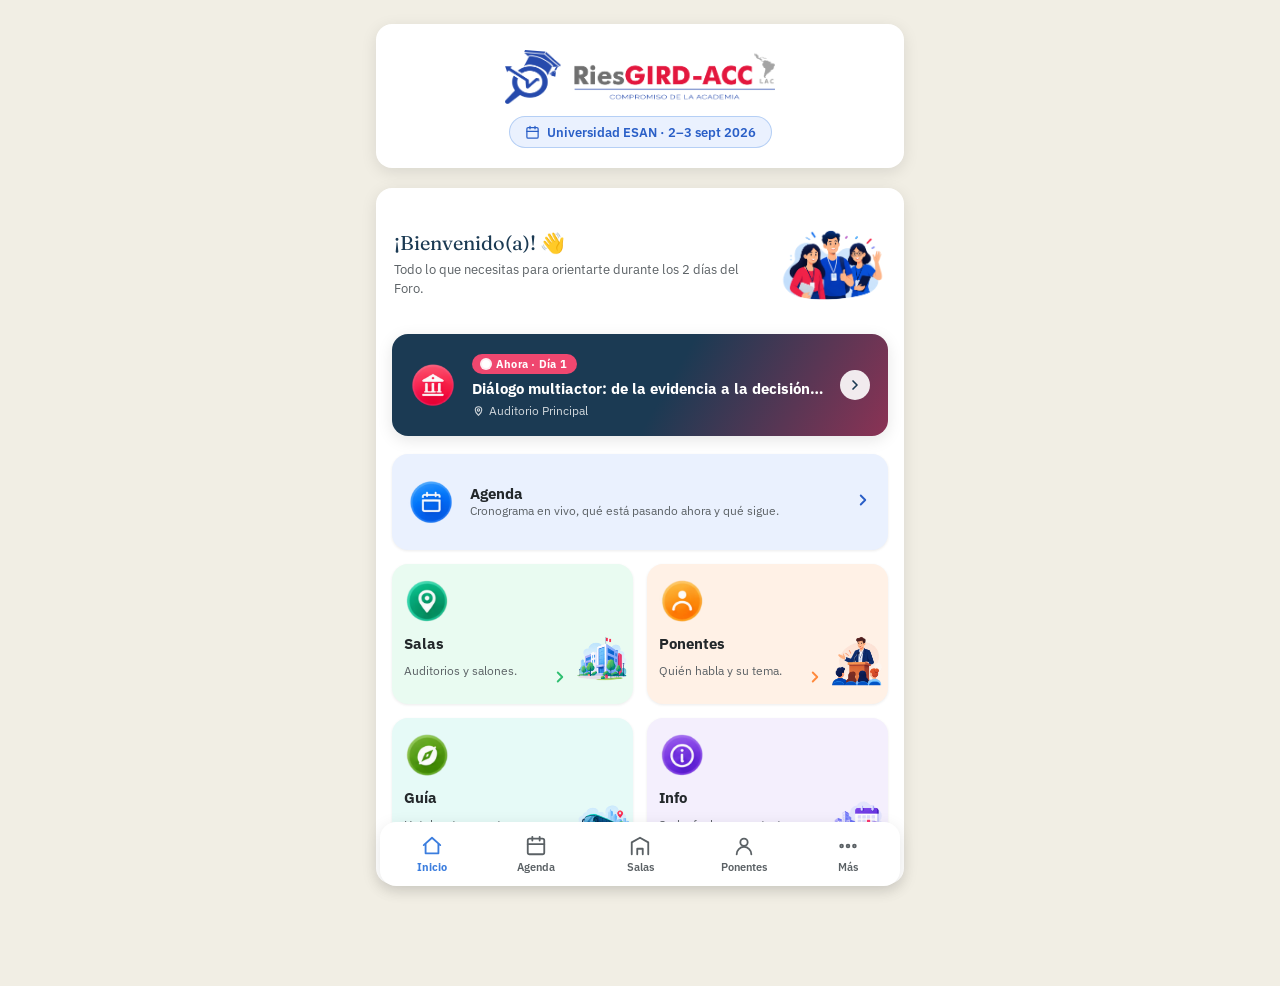
<file: index.html>
<!DOCTYPE html>
<html lang="es">
<head>
  <meta charset="UTF-8" />
  <meta name="viewport" content="width=device-width, initial-scale=1, viewport-fit=cover" />
  <title>Inicio — Foro RiesGIRD-ACC LAC 2026</title>
  <meta name="description" content="Orientación del asistente durante el Foro Internacional 2026 de la Red RiesGIRD-ACC LAC" />
  <meta name="theme-color" content="#1B3A53" />
  <link rel="manifest" href="manifest.json" />
  <link rel="preconnect" href="https://fonts.googleapis.com" />
  <link rel="preconnect" href="https://fonts.gstatic.com" crossorigin />
  <link href="https://fonts.googleapis.com/css2?family=Fraunces:wght@500;600&family=IBM+Plex+Sans:wght@400;500;600;700&family=IBM+Plex+Mono:wght@500;600&display=swap" rel="stylesheet" />
  <link rel="stylesheet" href="css/styles.css" />
</head>
<body data-page="inicio">
  <div class="page-topo-bg" aria-hidden="true"></div>
  <div class="app-shell">
    <header class="app-header">
      <div class="header-vivid">
        <img class="header-home-logo" src="assets/logo-color.png" alt="Foro Internacional RiesGIRD-ACC LAC — Compromiso de la Academia" />
        <div class="header-date-pill">
          <svg viewBox="0 0 24 24" fill="none" stroke="currentColor" stroke-width="2" stroke-linecap="round" stroke-linejoin="round"><rect x="3" y="4" width="18" height="17" rx="2"/><path d="M8 2v4M16 2v4M3 10h18"/></svg>
          Universidad ESAN · 2–3 sept 2026
        </div>
      </div>
    </header>

    <main class="home-sheet">
      <div class="home-intro">
        <div class="home-intro-text">
          <div class="home-intro-title">¡Bienvenido(a)! 👋</div>
          <div class="home-intro-sub">Todo lo que necesitas para orientarte durante los 2 días del Foro.</div>
        </div>
        <img class="home-intro-illustration" src="assets/illustrations/people-welcome.png" alt="" aria-hidden="true" />
      </div>

      <div id="home-ahora-mount"></div>

      <div class="home-grid">
        <a class="home-card featured" href="agenda.html">
          <img class="home-card-icon" src="assets/icons/icon-agenda.png" alt="" aria-hidden="true" />
          <div>
            <div class="home-card-title">Agenda</div>
            <div class="home-card-desc">Cronograma en vivo, qué está pasando ahora y qué sigue.</div>
          </div>
          <div class="home-card-arrow"><svg viewBox="0 0 24 24" fill="none" stroke="currentColor" stroke-width="2.5" stroke-linecap="round" stroke-linejoin="round"><path d="M9 18l6-6-6-6"/></svg></div>
        </a>

        <a class="home-card home-card--salas" href="salas.html">
          <div class="home-card-content">
            <img class="home-card-icon" src="assets/icons/icon-salas.png" alt="" aria-hidden="true" />
            <div class="home-card-title">Salas</div>
            <div class="home-card-desc">Auditorios y salones.</div>
            <div class="home-card-arrow"><svg viewBox="0 0 24 24" fill="none" stroke="currentColor" stroke-width="2.5" stroke-linecap="round" stroke-linejoin="round"><path d="M9 18l6-6-6-6"/></svg></div>
          </div>
          <img class="home-card-illustration" src="assets/illustrations/building-salas.png" alt="" aria-hidden="true" />
        </a>

        <a class="home-card home-card--ponentes" href="ponentes.html">
          <div class="home-card-content">
            <img class="home-card-icon" src="assets/icons/icon-ponentes.png" alt="" aria-hidden="true" />
            <div class="home-card-title">Ponentes</div>
            <div class="home-card-desc">Quién habla y su tema.</div>
            <div class="home-card-arrow"><svg viewBox="0 0 24 24" fill="none" stroke="currentColor" stroke-width="2.5" stroke-linecap="round" stroke-linejoin="round"><path d="M9 18l6-6-6-6"/></svg></div>
          </div>
          <img class="home-card-illustration" src="assets/illustrations/podium-ponentes.png" alt="" aria-hidden="true" />
        </a>

        <a class="home-card home-card--guia" href="guia.html">
          <div class="home-card-content">
            <img class="home-card-icon" src="assets/icons/icon-guia.png" alt="" aria-hidden="true" />
            <div class="home-card-title">Guía</div>
            <div class="home-card-desc">Hoteles, transporte y emergencias.</div>
            <div class="home-card-arrow"><svg viewBox="0 0 24 24" fill="none" stroke="currentColor" stroke-width="2.5" stroke-linecap="round" stroke-linejoin="round"><path d="M9 18l6-6-6-6"/></svg></div>
          </div>
          <img class="home-card-illustration" src="assets/illustrations/bus-guia.png" alt="" aria-hidden="true" />
        </a>

        <a class="home-card home-card--info" href="info.html">
          <div class="home-card-content">
            <img class="home-card-icon" src="assets/icons/icon-info.png" alt="" aria-hidden="true" />
            <div class="home-card-title">Info</div>
            <div class="home-card-desc">Sede, fechas y contacto.</div>
            <div class="home-card-arrow"><svg viewBox="0 0 24 24" fill="none" stroke="currentColor" stroke-width="2.5" stroke-linecap="round" stroke-linejoin="round"><path d="M9 18l6-6-6-6"/></svg></div>
          </div>
          <img class="home-card-illustration" src="assets/illustrations/calendar-info.png" alt="" aria-hidden="true" />
        </a>
      </div>
    </main>
  </div>

  <div id="tab-bar-mount"></div>

  <script src="js/mock-data.js"></script>
  <script src="js/now-next.js"></script>
  <script src="js/home.js"></script>
  <script src="js/nav.js"></script>
</body>
</html>
</file>
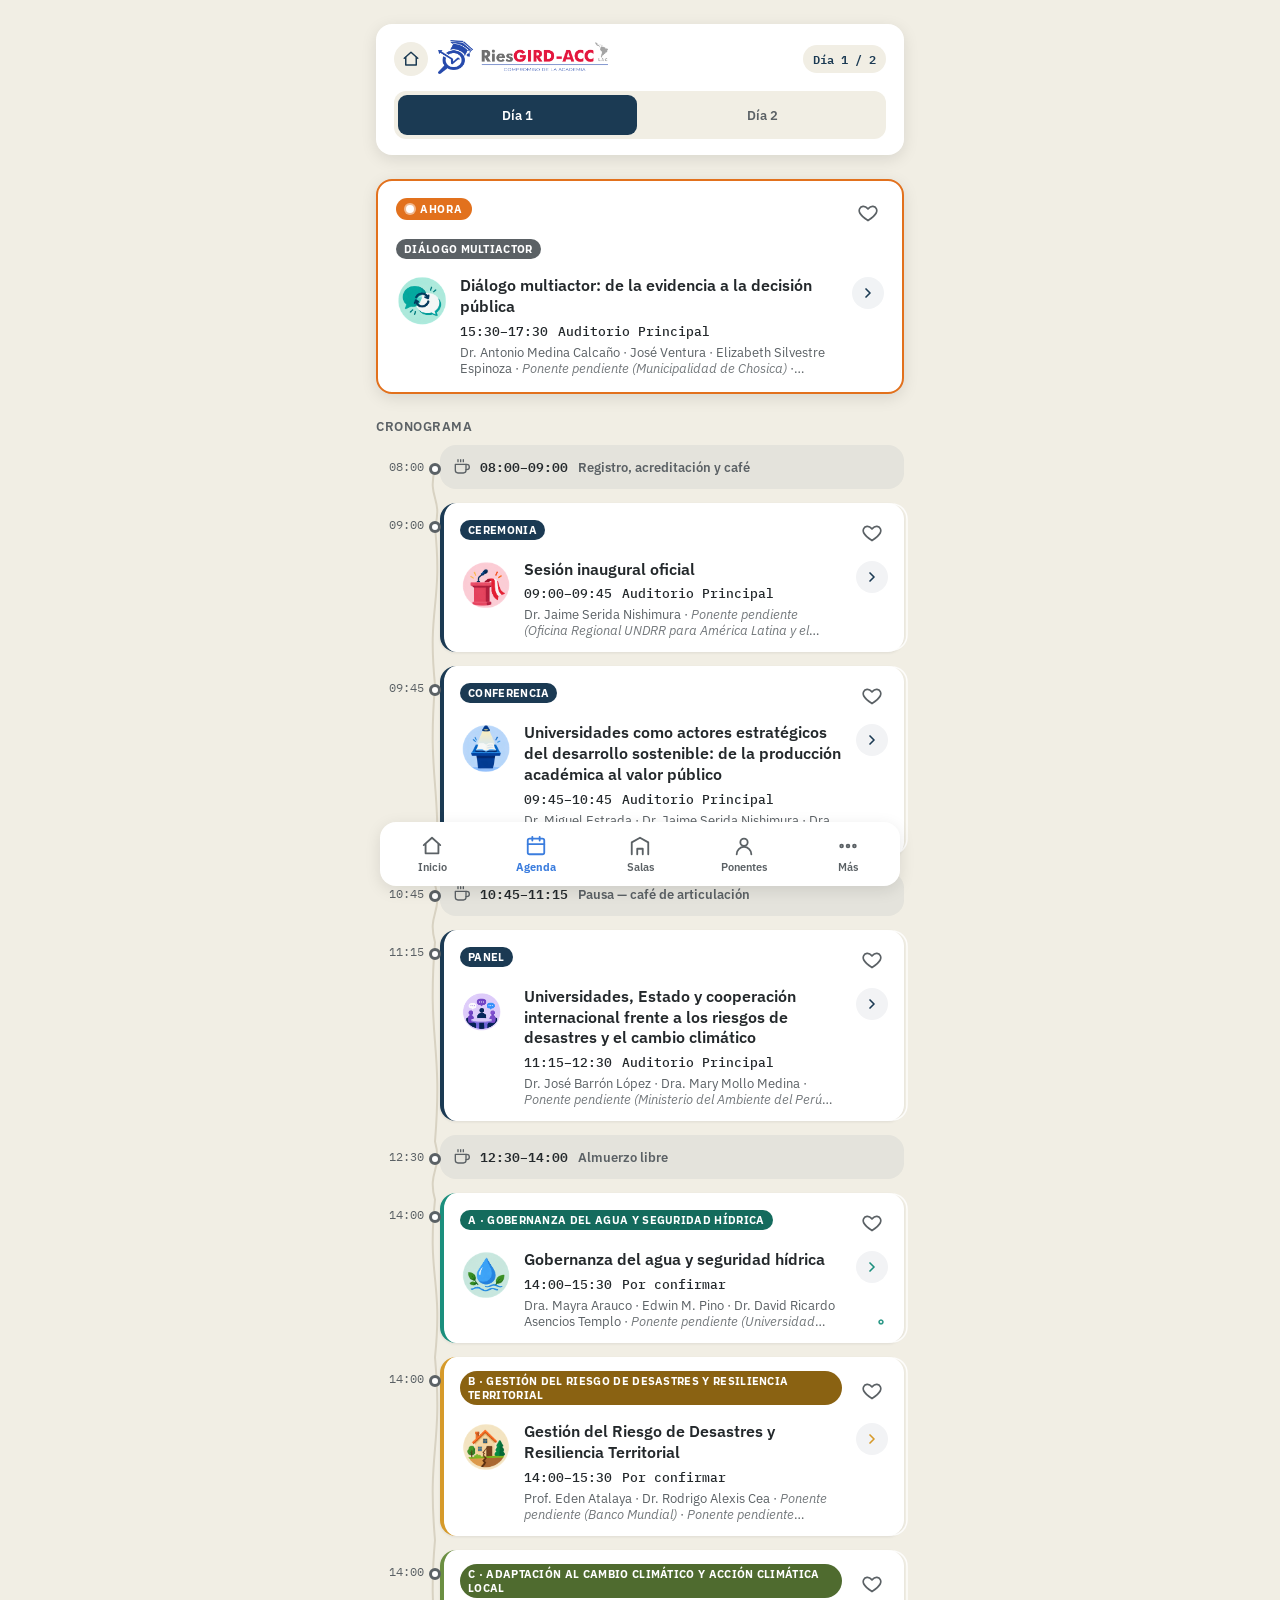
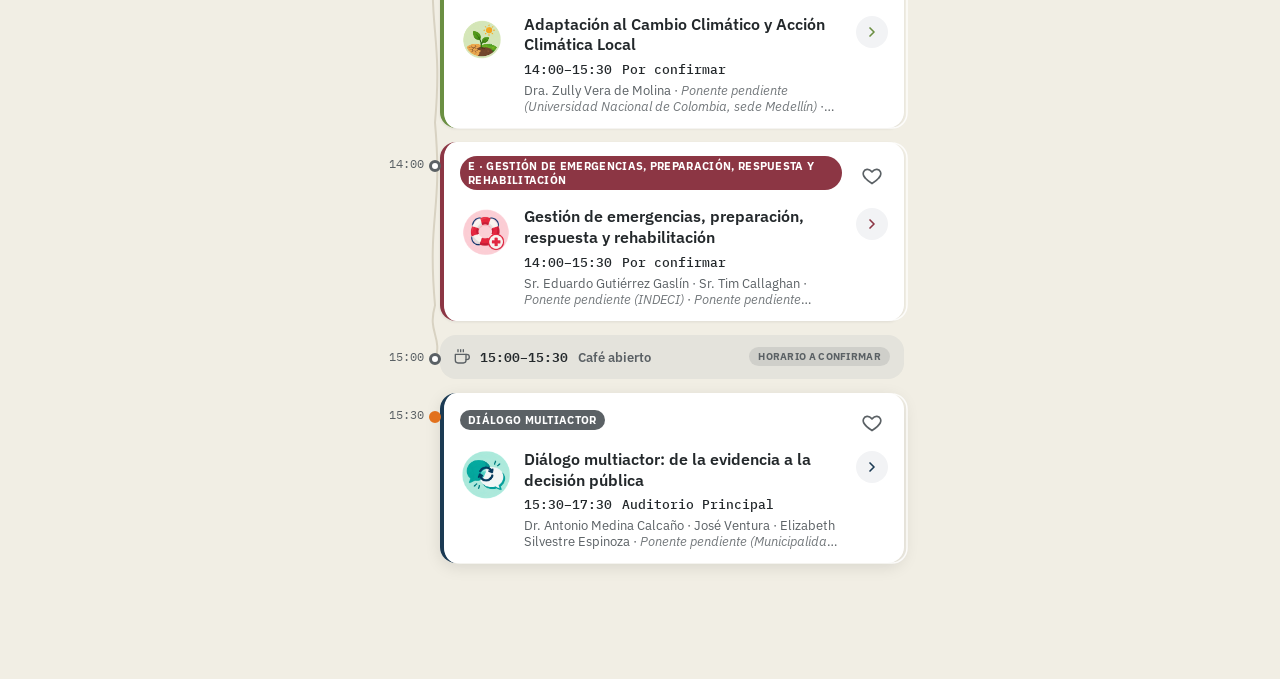
<file: agenda.html>
<!DOCTYPE html>
<html lang="es">
<head>
  <meta charset="UTF-8" />
  <meta name="viewport" content="width=device-width, initial-scale=1, viewport-fit=cover" />
  <title>Agenda — Foro RiesGIRD-ACC LAC 2026</title>
  <meta name="description" content="Cronograma en vivo del Foro Internacional 2026 de la Red RiesGIRD-ACC LAC — Gestión Integral del Riesgo de Desastres y Adaptación al Cambio Climático" />
  <meta name="theme-color" content="#1B3A53" />
  <link rel="manifest" href="manifest.json" />
  <link rel="preconnect" href="https://fonts.googleapis.com" />
  <link rel="preconnect" href="https://fonts.gstatic.com" crossorigin />
  <link href="https://fonts.googleapis.com/css2?family=Fraunces:wght@500;600&family=IBM+Plex+Sans:wght@400;500;600;700&family=IBM+Plex+Mono:wght@500;600&display=swap" rel="stylesheet" />
  <link rel="stylesheet" href="css/styles.css" />
</head>
<body data-page="agenda">
  <div class="page-topo-bg" aria-hidden="true"></div>
  <div class="app-shell">
    <header class="app-header">
      <div class="header-card">
        <div class="header-top">
          <a class="header-brand" href="index.html">
            <span class="header-back-icon"><svg viewBox="0 0 24 24" fill="none" stroke="currentColor" stroke-width="2" stroke-linecap="round" stroke-linejoin="round"><path d="M3 11l9-8 9 8"/><path d="M5 10v10h14V10"/></svg></span>
            <img class="header-brand-logo" src="assets/logo-color.png" alt="Foro RiesGIRD-ACC LAC" />
          </a>
          <div class="day-pill" id="day-pill">Día 1 / 2</div>
        </div>
        <div class="day-tabs" id="day-tabs-mount"></div>
      </div>
    </header>

    <main>
      <div class="now-block" id="now-next-mount"></div>

      <h2 class="section-label">Cronograma</h2>
      <div id="timeline-mount"></div>
    </main>
  </div>

  <div id="tab-bar-mount"></div>

  <script src="js/mock-data.js"></script>
  <script src="js/favorites.js"></script>
  <script src="js/now-next.js"></script>
  <script src="js/agenda.js"></script>
  <script src="js/nav.js"></script>
</body>
</html>
</file>
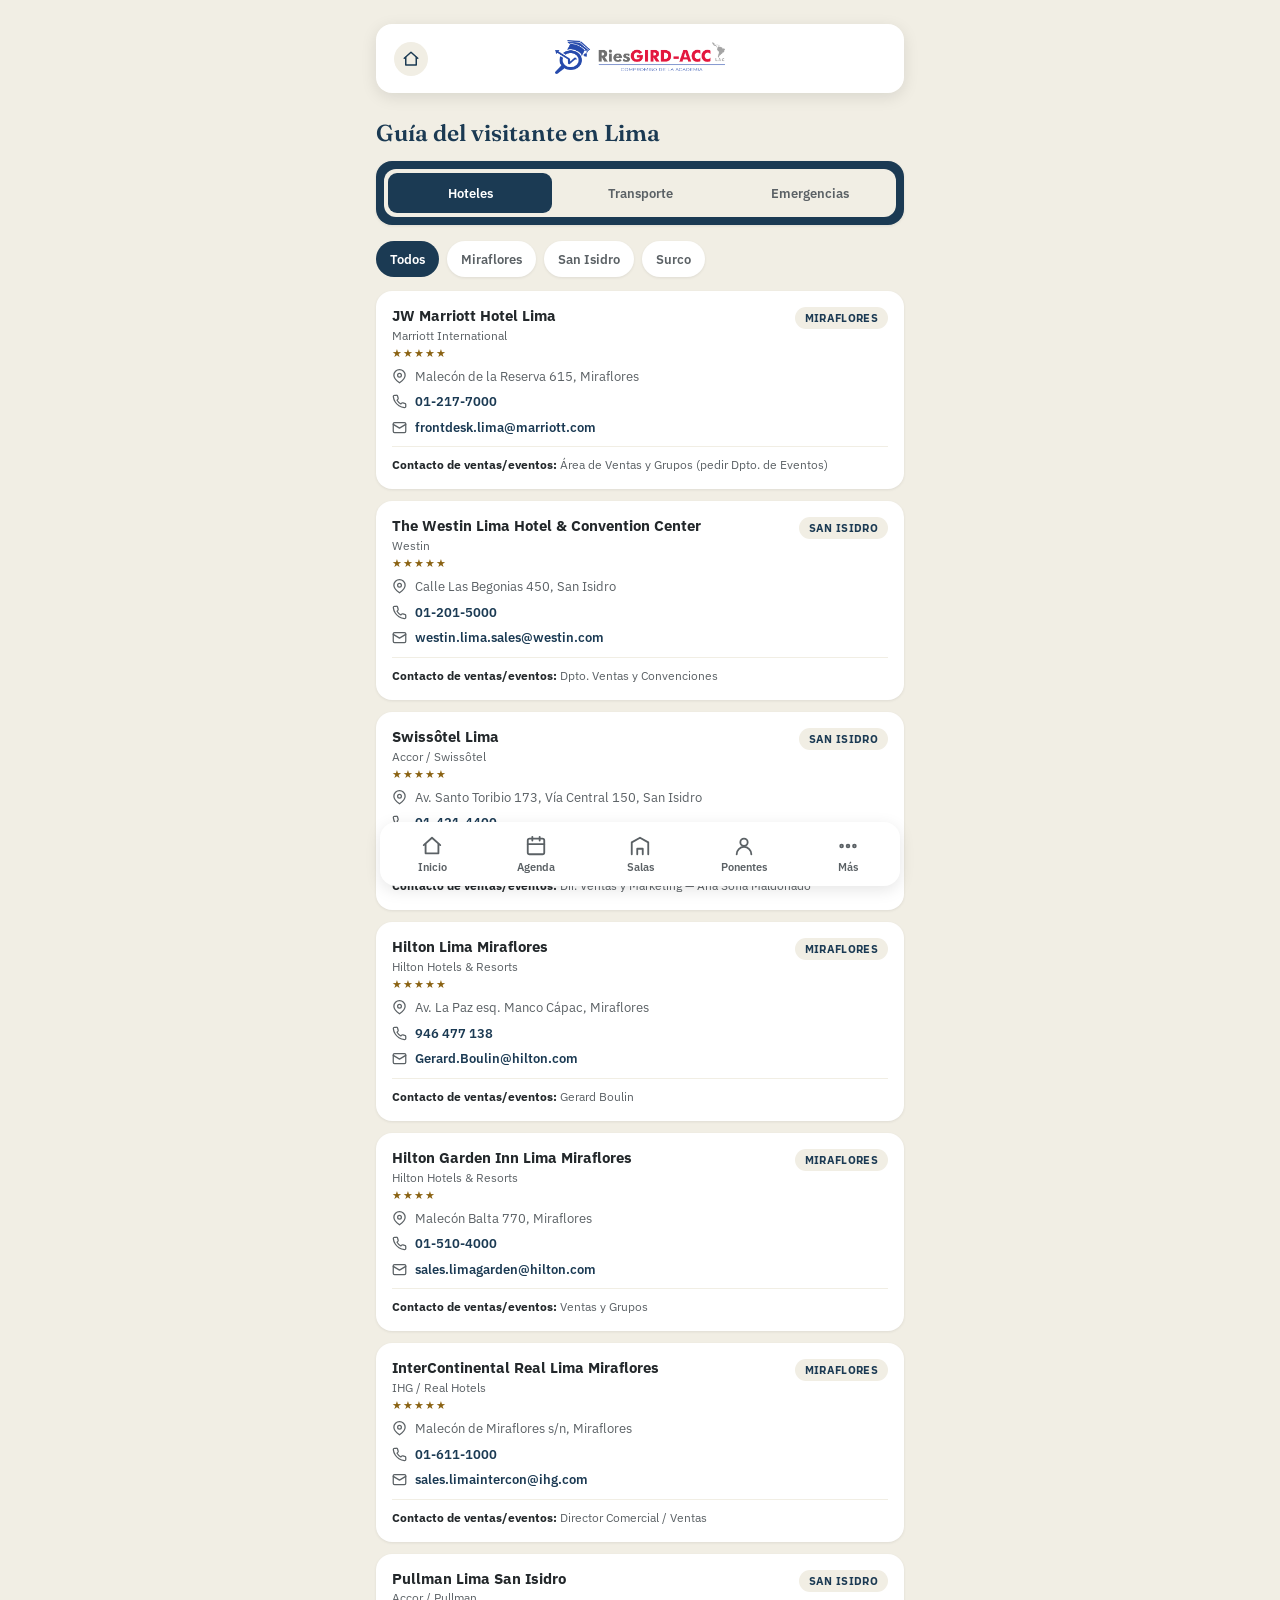
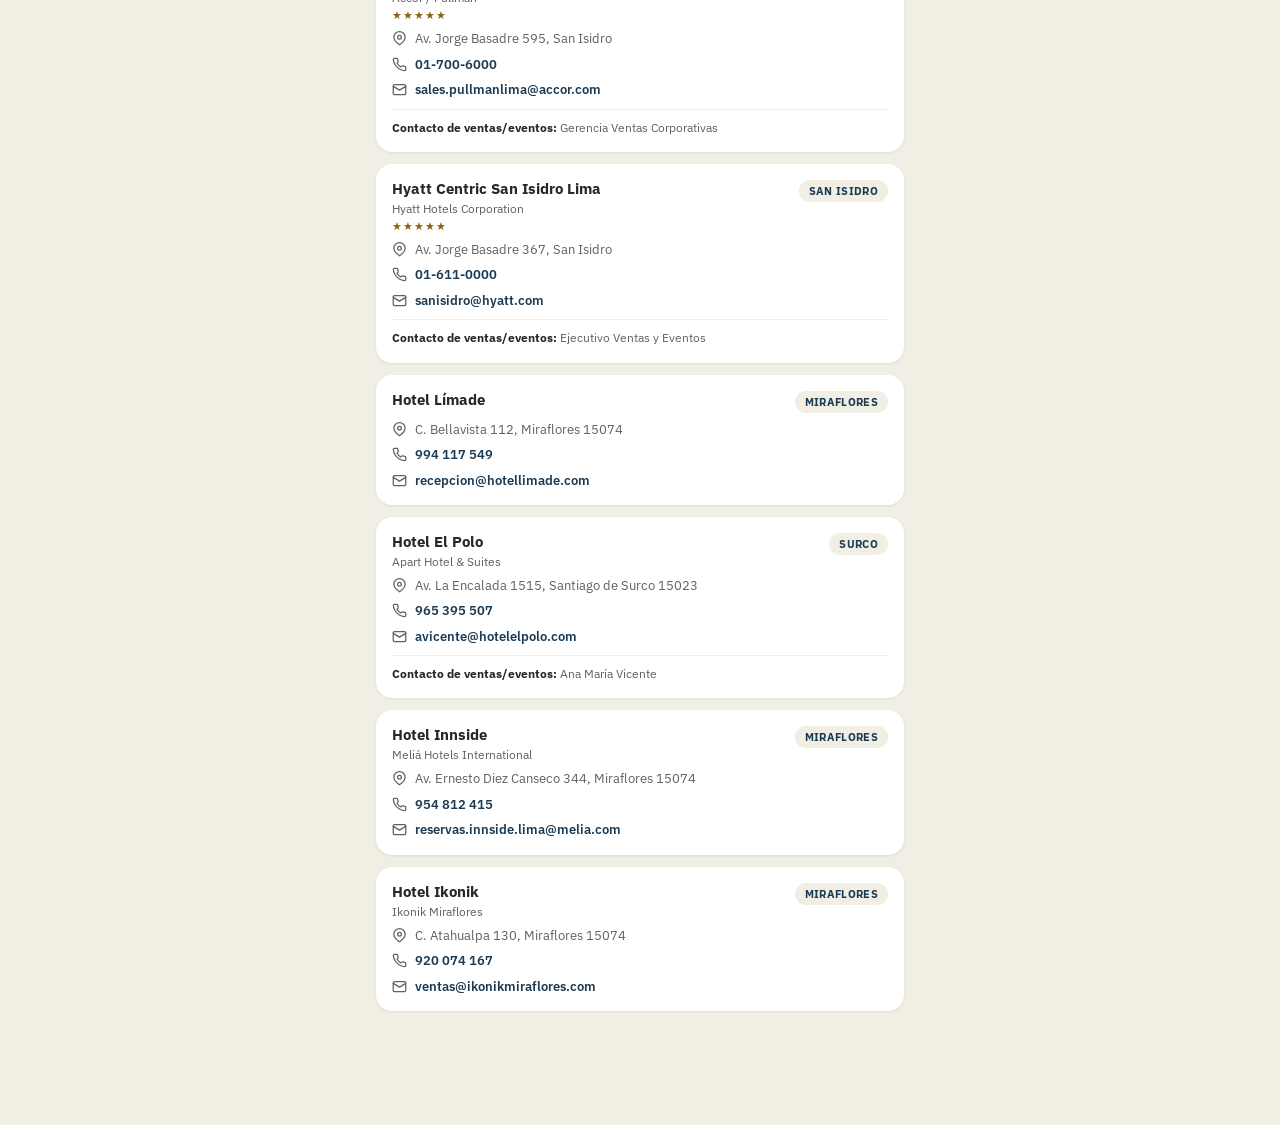
<file: guia.html>
<!DOCTYPE html>
<html lang="es">
<head>
  <meta charset="UTF-8" />
  <meta name="viewport" content="width=device-width, initial-scale=1, viewport-fit=cover" />
  <title>Guía del visitante — Foro RiesGIRD-ACC LAC 2026</title>
  <meta name="description" content="Hoteles, transporte y emergencias para el visitante en Lima" />
  <meta name="theme-color" content="#1B3A53" />
  <link rel="manifest" href="manifest.json" />
  <link rel="preconnect" href="https://fonts.googleapis.com" />
  <link rel="preconnect" href="https://fonts.gstatic.com" crossorigin />
  <link href="https://fonts.googleapis.com/css2?family=Fraunces:wght@500;600&family=IBM+Plex+Sans:wght@400;500;600;700&family=IBM+Plex+Mono:wght@500;600&display=swap" rel="stylesheet" />
  <link rel="stylesheet" href="css/styles.css" />
</head>
<body data-page="guia">
  <div class="page-topo-bg" aria-hidden="true"></div>
  <div class="app-shell">
    <header class="app-header">
      <div class="header-card">
        <div class="header-top header-top--center">
          <a class="header-back-btn" href="index.html" aria-label="Volver a Inicio">
            <span class="header-back-icon"><svg viewBox="0 0 24 24" fill="none" stroke="currentColor" stroke-width="2" stroke-linecap="round" stroke-linejoin="round"><path d="M3 11l9-8 9 8"/><path d="M5 10v10h14V10"/></svg></span>
          </a>
          <a class="header-logo-center" href="index.html">
            <img class="header-brand-logo" src="assets/logo-color.png" alt="Foro RiesGIRD-ACC LAC" />
          </a>
          <span class="header-top-spacer" aria-hidden="true"></span>
        </div>
      </div>
    </header>

    <main>
      <h1 class="page-title">Guía del visitante en Lima</h1>

      <div class="day-tabs-card">
        <div class="day-tabs" id="guia-tabs-mount"></div>
      </div>

      <div id="guia-content-mount" style="margin-top:16px;"></div>
    </main>
  </div>

  <div id="tab-bar-mount"></div>

  <script src="js/mock-data.js"></script>
  <script src="js/guia.js"></script>
  <script src="js/nav.js"></script>
</body>
</html>
</file>
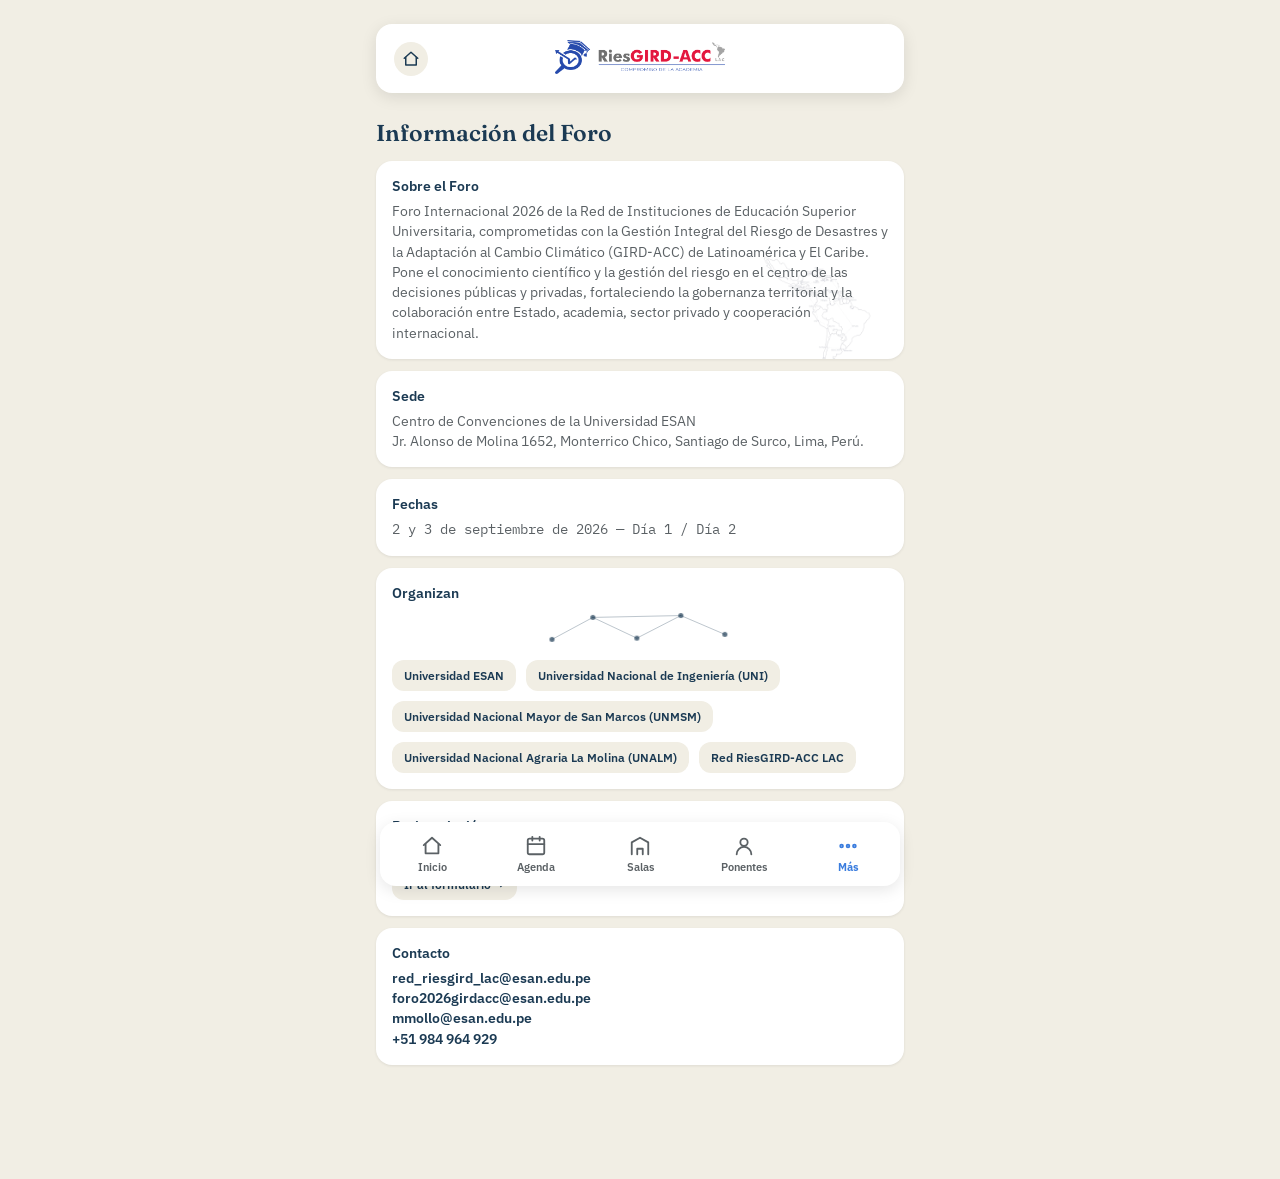
<file: info.html>
<!DOCTYPE html>
<html lang="es">
<head>
  <meta charset="UTF-8" />
  <meta name="viewport" content="width=device-width, initial-scale=1, viewport-fit=cover" />
  <title>Info — Foro RiesGIRD-ACC LAC 2026</title>
  <meta name="theme-color" content="#1B3A53" />
  <link rel="manifest" href="manifest.json" />
  <link rel="preconnect" href="https://fonts.googleapis.com" />
  <link rel="preconnect" href="https://fonts.gstatic.com" crossorigin />
  <link href="https://fonts.googleapis.com/css2?family=Fraunces:wght@500;600&family=IBM+Plex+Sans:wght@400;500;600;700&family=IBM+Plex+Mono:wght@500;600&display=swap" rel="stylesheet" />
  <link rel="stylesheet" href="css/styles.css" />
</head>
<body data-page="info">
  <div class="page-topo-bg" aria-hidden="true"></div>
  <div class="app-shell">
    <header class="app-header">
      <div class="header-card">
        <div class="header-top header-top--center">
          <a class="header-back-btn" href="index.html" aria-label="Volver a Inicio">
            <span class="header-back-icon"><svg viewBox="0 0 24 24" fill="none" stroke="currentColor" stroke-width="2" stroke-linecap="round" stroke-linejoin="round"><path d="M3 11l9-8 9 8"/><path d="M5 10v10h14V10"/></svg></span>
          </a>
          <a class="header-logo-center" href="index.html">
            <img class="header-brand-logo" src="assets/logo-color.png" alt="Foro RiesGIRD-ACC LAC" />
          </a>
          <span class="header-top-spacer" aria-hidden="true"></span>
        </div>
      </div>
    </header>

    <main>
      <h1 class="page-title">Información del Foro</h1>

      <div class="info-card info-card--map">
        <div class="info-map-decor" aria-hidden="true"></div>
        <h3>Sobre el Foro</h3>
        <p>Foro Internacional 2026 de la Red de Instituciones de Educación Superior Universitaria, comprometidas con la Gestión Integral del Riesgo de Desastres y la Adaptación al Cambio Climático (GIRD-ACC) de Latinoamérica y El Caribe. Pone el conocimiento científico y la gestión del riesgo en el centro de las decisiones públicas y privadas, fortaleciendo la gobernanza territorial y la colaboración entre Estado, academia, sector privado y cooperación internacional.</p>
      </div>

      <div class="info-card">
        <h3>Sede</h3>
        <p>Centro de Convenciones de la Universidad ESAN<br />Jr. Alonso de Molina 1652, Monterrico Chico, Santiago de Surco, Lima, Perú.</p>
      </div>

      <div class="info-card">
        <h3>Fechas</h3>
        <p class="mono">2 y 3 de septiembre de 2026 — Día 1 / Día 2</p>
      </div>

      <div class="info-card">
        <h3>Organizan</h3>
        <svg class="network-decor" viewBox="0 0 320 70" aria-hidden="true">
          <line x1="20" y1="50" x2="85" y2="15" pathLength="100" class="network-line" style="animation-delay:0.55s" />
          <line x1="85" y1="15" x2="155" y2="48" pathLength="100" class="network-line" style="animation-delay:0.7s" />
          <line x1="155" y1="48" x2="225" y2="12" pathLength="100" class="network-line" style="animation-delay:0.85s" />
          <line x1="225" y1="12" x2="295" y2="42" pathLength="100" class="network-line" style="animation-delay:1s" />
          <line x1="85" y1="15" x2="225" y2="12" pathLength="100" class="network-line" style="animation-delay:1.15s" />
          <circle cx="20" cy="50" r="4" class="network-dot" style="animation-delay:0.1s" />
          <circle cx="85" cy="15" r="4" class="network-dot" style="animation-delay:0.2s" />
          <circle cx="155" cy="48" r="4" class="network-dot" style="animation-delay:0.3s" />
          <circle cx="225" cy="12" r="4" class="network-dot" style="animation-delay:0.4s" />
          <circle cx="295" cy="42" r="4" class="network-dot" style="animation-delay:0.5s" />
        </svg>
        <div class="logos-row">
          <span class="logo-chip">Universidad ESAN</span>
          <span class="logo-chip">Universidad Nacional de Ingeniería (UNI)</span>
          <span class="logo-chip">Universidad Nacional Mayor de San Marcos (UNMSM)</span>
          <span class="logo-chip">Universidad Nacional Agraria La Molina (UNALM)</span>
          <span class="logo-chip">Red RiesGIRD-ACC LAC</span>
        </div>
      </div>

      <div class="info-card">
        <h3>Preinscripción</h3>
        <p>Regístrate en el formulario oficial del Foro.</p>
        <div class="logos-row">
          <a class="logo-chip" href="https://vera-ff3cc.web.app/cA-formulario.html" target="_blank" rel="noopener">Ir al formulario →</a>
        </div>
      </div>

      <div class="info-card">
        <h3>Contacto</h3>
        <p>
          <a href="mailto:red_riesgird_lac@esan.edu.pe">red_riesgird_lac@esan.edu.pe</a><br />
          <a href="mailto:foro2026girdacc@esan.edu.pe">foro2026girdacc@esan.edu.pe</a><br />
          <a href="mailto:mmollo@esan.edu.pe">mmollo@esan.edu.pe</a><br />
          <a href="tel:+51984964929">+51 984 964 929</a>
        </p>
      </div>
    </main>
  </div>

  <div id="tab-bar-mount"></div>

  <script src="js/nav.js"></script>
</body>
</html>
</file>
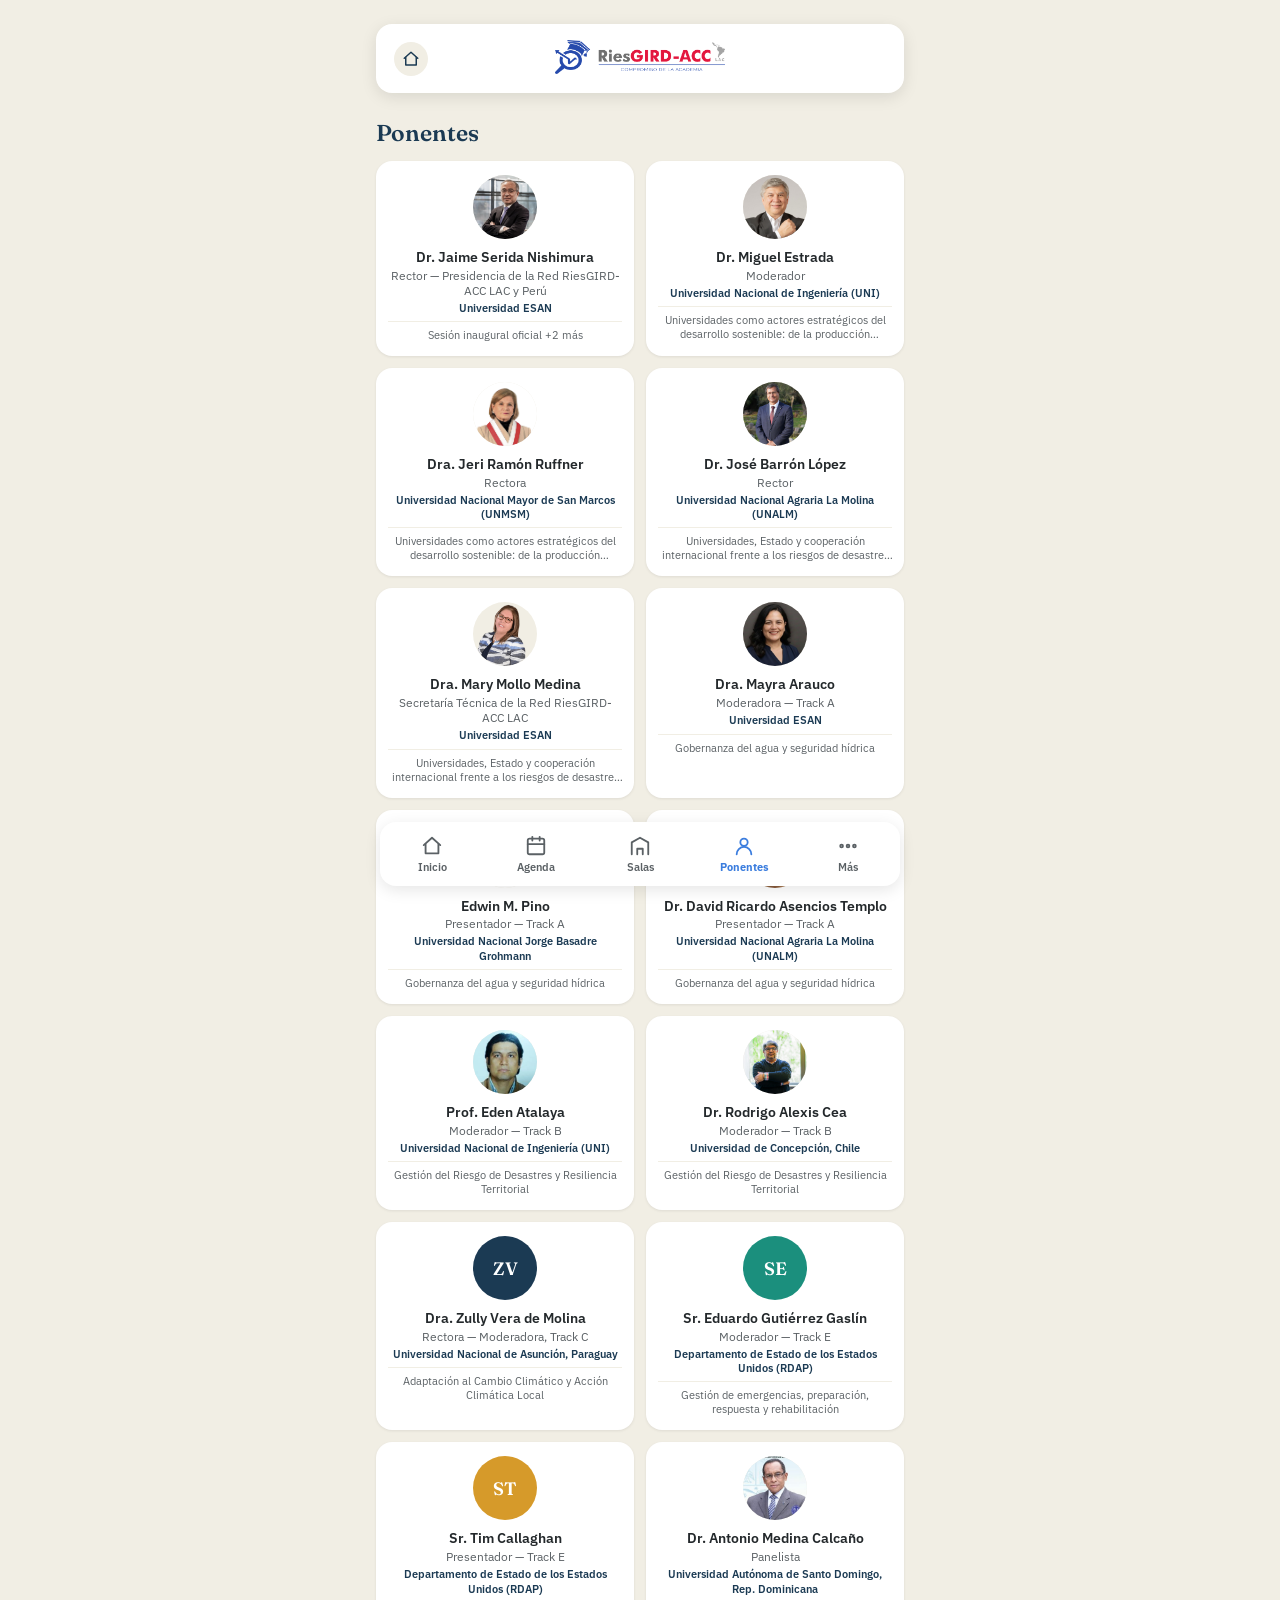
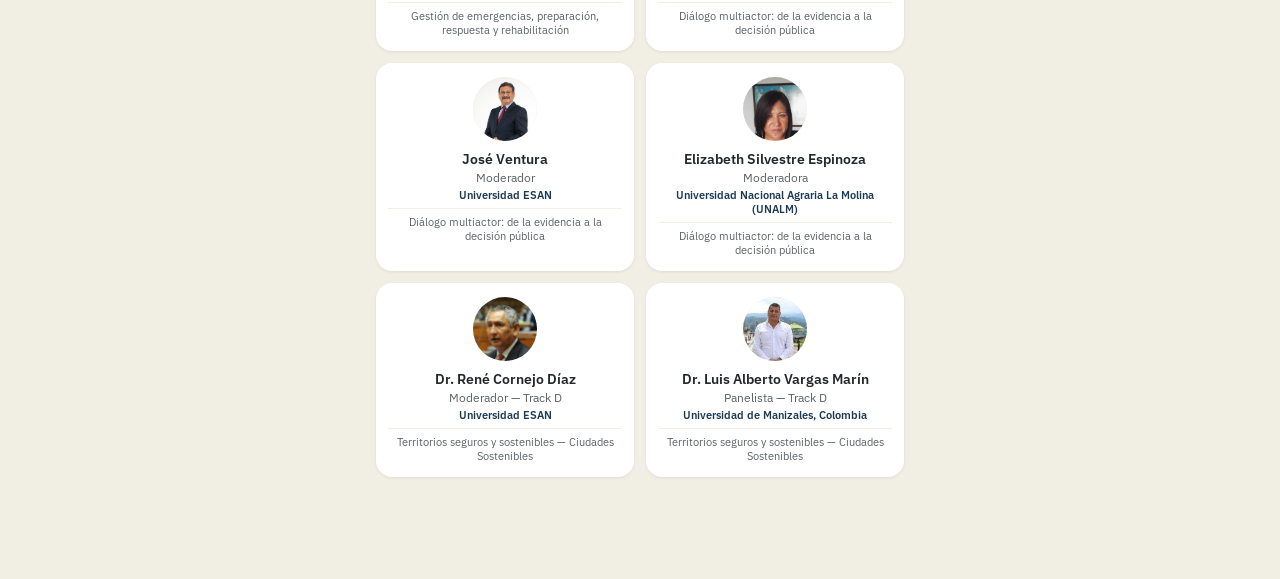
<file: ponentes.html>
<!DOCTYPE html>
<html lang="es">
<head>
  <meta charset="UTF-8" />
  <meta name="viewport" content="width=device-width, initial-scale=1, viewport-fit=cover" />
  <title>Ponentes — Foro RiesGIRD-ACC LAC 2026</title>
  <meta name="theme-color" content="#1B3A53" />
  <link rel="manifest" href="manifest.json" />
  <link rel="preconnect" href="https://fonts.googleapis.com" />
  <link rel="preconnect" href="https://fonts.gstatic.com" crossorigin />
  <link href="https://fonts.googleapis.com/css2?family=Fraunces:wght@500;600&family=IBM+Plex+Sans:wght@400;500;600;700&family=IBM+Plex+Mono:wght@500;600&display=swap" rel="stylesheet" />
  <link rel="stylesheet" href="css/styles.css" />
</head>
<body data-page="ponentes">
  <div class="page-topo-bg" aria-hidden="true"></div>
  <div class="app-shell">
    <header class="app-header">
      <div class="header-card">
        <div class="header-top header-top--center">
          <a class="header-back-btn" href="index.html" aria-label="Volver a Inicio">
            <span class="header-back-icon"><svg viewBox="0 0 24 24" fill="none" stroke="currentColor" stroke-width="2" stroke-linecap="round" stroke-linejoin="round"><path d="M3 11l9-8 9 8"/><path d="M5 10v10h14V10"/></svg></span>
          </a>
          <a class="header-logo-center" href="index.html">
            <img class="header-brand-logo" src="assets/logo-color.png" alt="Foro RiesGIRD-ACC LAC" />
          </a>
          <span class="header-top-spacer" aria-hidden="true"></span>
        </div>
      </div>
    </header>

    <main>
      <h1 class="page-title">Ponentes</h1>
      <div class="speakers-grid" id="ponentes-mount"></div>
    </main>
  </div>

  <div id="tab-bar-mount"></div>

  <script src="js/mock-data.js"></script>
  <script src="js/ponentes.js"></script>
  <script src="js/nav.js"></script>
</body>
</html>
</file>
<file: css/styles.css>
/* ==========================================================================
   RiesGIRD-ACC LAC — Design tokens (ver theme.json)
   ========================================================================== */

:root {
  --bg: #F1EEE4;
  --surface: #FFFFFF;
  --text-primary: #23282B;
  --text-secondary: #5B6165;
  --primary: #1B3A53;
  --primary-light: #2C5578;
  --alert-active: #E2711D;

  --track-1: #1B8F7D;
  --track-2: #D69A2A;
  --track-3: #6B8F42;
  --track-4: #8C3644;
  --track-5: #5C4B7A;

  /* Variantes más oscuras de cada track, mismo tono — para usar como fondo
     sólido con texto blanco encima sin caer en texto negro puro ni en bajo
     contraste (regla del theme: "blanco o el tono más oscuro de la familia"). */
  --track-1-fill: #146B5D;
  --track-2-fill: #8A6212;
  --track-3-fill: #4F6B2F;
  --track-4-fill: #8C3644;
  --track-5-fill: #5C4B7A;

  --card-radius: 16px;
  --avatar-radius: 50%;
  --button-radius: 12px;

  --shadow-card: 0 1px 3px rgba(0, 0, 0, 0.08);
  --shadow-card-lg: 0 4px 16px rgba(0, 0, 0, 0.10);

  --font-display: "Fraunces", serif;
  --font-body: "IBM Plex Sans", sans-serif;
  --font-mono: "IBM Plex Mono", monospace;

  --tab-bar-height: 64px;
  --header-height: 96px;

  /* Paleta "vívida" — solo para Inicio por ahora (rediseño en curso, más
     color y vida). No reemplaza los tokens de --track-N usados en Agenda. */
  --vivid-blue: #3B7DDE;
  --vivid-blue-dark: #2A5FC7;
  --vivid-blue-tint: #EAF1FE;
  --vivid-red: #EF476F;
  --vivid-red-dark: #D62E56;
  --vivid-green: #2FBF71;
  --vivid-green-tint: #E9FBF1;
  --vivid-orange: #FF8A3D;
  --vivid-orange-tint: #FFF1E6;
  --vivid-teal: #22B8A0;
  --vivid-teal-tint: #E6FAF7;
  --vivid-purple: #8B5FE0;
  --vivid-purple-tint: #F4EFFD;
}

/* ==========================================================================
   Reset
   ========================================================================== */

*, *::before, *::after { box-sizing: border-box; }

html, body {
  margin: 0;
  padding: 0;
  background: var(--bg);
  color: var(--text-primary);
  font-family: var(--font-body);
  -webkit-font-smoothing: antialiased;
  overscroll-behavior-y: none;
}

body {
  padding-bottom: calc(var(--tab-bar-height) + 38px);
  min-height: 100vh;
}

h1, h2, h3, h4 { margin: 0; font-weight: 600; }

p { margin: 0; }

a { color: inherit; text-decoration: none; }

ul { list-style: none; margin: 0; padding: 0; }

button {
  font-family: inherit;
  border: none;
  background: none;
  cursor: pointer;
  color: inherit;
}

img { max-width: 100%; display: block; }

.mono { font-family: var(--font-mono); }

/* Textura topográfica reutilizable — motivo de marca (curvas de nivel), sutil,
   nunca decorativa a un nivel que compita con el contenido. */
.topo-decor {
  content: "";
  position: absolute;
  right: -18px;
  bottom: -26px;
  width: 190px;
  height: 110px;
  background-image: url("data:image/svg+xml,%3Csvg xmlns='http://www.w3.org/2000/svg' viewBox='0 0 200 120'%3E%3Cpath d='M0 55 Q 25 15 50 55 T 100 55 T 150 55 T 200 55' stroke='white' stroke-width='2' fill='none'/%3E%3Cpath d='M0 85 Q 25 45 50 85 T 100 85 T 150 85 T 200 85' stroke='white' stroke-width='2' fill='none'/%3E%3Cpath d='M0 110 Q 25 75 50 110 T 100 110 T 150 110 T 200 110' stroke='white' stroke-width='2' fill='none'/%3E%3C/svg%3E");
  background-repeat: no-repeat;
  opacity: 0.14;
  pointer-events: none;
}

/* Ilustración real de curvas de nivel (generada), tileada. mix-blend-mode:
   multiply hace que el blanco del JPG desaparezca contra el crema/blanco de
   la app sin necesitar transparencia real — solo queda la tinta azul. */
.page-topo-bg {
  position: fixed;
  inset: 0;
  z-index: -1;
  pointer-events: none;
  background-image: url("../assets/topo-pattern.jpg");
  background-repeat: repeat;
  background-size: 420px 234px;
  mix-blend-mode: multiply;
  opacity: 0.4;
}

/* ==========================================================================
   Layout shell
   ========================================================================== */

.app-shell {
  max-width: 520px;
  margin: 0 auto;
  padding: 12px 16px 0;
}

.page-title {
  font-family: var(--font-display);
  font-size: 23px;
  color: var(--primary);
  margin: 18px 0 14px;
}

.section-label {
  font-size: 13px;
  font-weight: 600;
  letter-spacing: 0.04em;
  text-transform: uppercase;
  color: var(--text-secondary);
  margin: 24px 0 10px;
}

/* ==========================================================================
   Header — versión completa (Inicio / Agenda, pantallas ancla)
   ========================================================================== */

.app-header {
  position: sticky;
  top: 0;
  z-index: 20;
  background: var(--bg);
  padding-top: 12px;
  padding-bottom: 8px;
}

.header-card {
  position: relative;
  overflow: hidden;
  background: var(--surface);
  color: var(--text-primary);
  border-radius: var(--card-radius);
  box-shadow: var(--shadow-card-lg);
  padding: 16px 18px;
  animation: fadeSlideUp 0.5s ease-out both;
}

.header-top {
  position: relative;
  z-index: 1;
  display: flex;
  align-items: center;
  justify-content: space-between;
  gap: 12px;
}

.header-brand {
  display: flex;
  align-items: center;
  gap: 10px;
  min-width: 0;
  color: inherit;
}

/* Botón real (no un ícono flotando): placa circular clara + ícono de casa a
   toda opacidad, para que se note que es tocable y no haya que adivinar. */
.header-back-icon {
  width: 34px;
  height: 34px;
  padding: 8px;
  border-radius: 50%;
  background: var(--bg);
  color: var(--primary);
  flex-shrink: 0;
  transition: background 0.15s ease;
}

.header-brand:active .header-back-icon { background: var(--primary); color: #fff; }

.header-back-icon svg { width: 100%; height: 100%; }

.header-title {
  font-family: var(--font-display);
  font-size: 16px;
  line-height: 1.2;
  overflow: hidden;
  text-overflow: ellipsis;
  white-space: nowrap;
}

/* Header sin day-pill (Salas/Ponentes/Guía/Info) — el logo va centrado en la
   tarjeta, con el botón de volver a la izquierda y un espaciador invisible a
   la derecha del mismo ancho, para que el centrado sea real y no "a ojo". */
.header-top--center {
  display: grid;
  grid-template-columns: 34px 1fr 34px;
  align-items: center;
  gap: 8px;
}

.header-back-btn { display: flex; color: inherit; }

.header-logo-center {
  display: flex;
  justify-content: center;
}

.header-top-spacer { width: 34px; }

/* Header "vívido" de Inicio — reemplaza la tarjeta blanca plana por formas
   orgánicas de color en las esquinas (rediseño en curso, más vida). */
.header-vivid {
  position: relative;
  overflow: hidden;
  display: flex;
  flex-direction: column;
  align-items: center;
  gap: 12px;
  background: var(--surface);
  border-radius: var(--card-radius);
  box-shadow: var(--shadow-card-lg);
  padding: 26px 16px 20px;
  text-align: center;
  animation: fadeSlideUp 0.5s ease-out both;
}

.header-vivid .header-home-logo {
  position: relative;
  z-index: 1;
}

.header-home-logo {
  height: 54px;
  width: auto;
  max-width: 100%;
}

.header-date-pill {
  position: relative;
  z-index: 1;
  display: inline-flex;
  align-items: center;
  gap: 7px;
  background: var(--vivid-blue-tint);
  color: var(--vivid-blue-dark);
  border: 1px solid rgba(59, 125, 222, 0.3);
  padding: 7px 15px;
  border-radius: 20px;
  font-size: 12.5px;
  font-weight: 600;
}

.header-date-pill svg { width: 15px; height: 15px; flex-shrink: 0; }

.header-brand-logo {
  height: 34px;
  width: auto;
  display: block;
  margin-bottom: 3px;
}

.day-pill {
  position: relative;
  z-index: 1;
  font-family: var(--font-mono);
  font-size: 12px;
  font-weight: 600;
  color: var(--primary);
  background: var(--bg);
  padding: 4px 10px;
  border-radius: 20px;
  flex-shrink: 0;
}

.day-tabs {
  position: relative;
  z-index: 1;
  display: flex;
  gap: 6px;
  margin-top: 14px;
  background: var(--bg);
  border-radius: var(--button-radius);
  padding: 4px;
}

.day-tabs-card {
  background: var(--primary);
  border-radius: var(--card-radius);
  padding: 8px;
  box-shadow: var(--shadow-card);
  margin-bottom: 4px;
}

.day-tabs-card .day-tabs { margin-top: 0; }

.day-tab {
  flex: 1;
  text-align: center;
  padding: 8px 4px;
  border-radius: 9px;
  font-size: 13px;
  font-weight: 600;
  color: var(--text-secondary);
  min-height: 40px;
  display: flex;
  align-items: center;
  justify-content: center;
  transition: background 0.15s ease, color 0.15s ease;
}

.day-tab.active {
  background: var(--primary);
  color: #fff;
}

/* ==========================================================================
   Bloque AHORA / SIGUIENTE
   "Ahora" se invierte a color sólido (el único elemento con esa fuerza en la
   pantalla); "Siguiente" se queda deliberadamente discreto — el contraste
   entre ambos ES la jerarquía.
   ========================================================================== */

.now-block { margin-top: 16px; }

.now-card {
  position: relative;
  overflow: hidden;
  background: var(--surface);
  border: 2px solid var(--alert-active);
  border-radius: var(--card-radius);
  box-shadow: var(--shadow-card-lg);
  padding: 16px 18px;
}

.now-card-illustration {
  position: absolute;
  z-index: 0;
  right: -10px;
  bottom: -10px;
  width: 132px;
  height: auto;
  object-fit: contain;
  pointer-events: none;
}

.now-card--almuerzo .session-card-body { padding-right: 84px; }

.now-badge {
  position: relative;
  z-index: 1;
  display: inline-flex;
  align-items: center;
  gap: 6px;
  font-size: 11px;
  font-weight: 700;
  letter-spacing: 0.06em;
  color: #fff;
  text-transform: uppercase;
  background: var(--alert-active);
  padding: 4px 10px;
  border-radius: 20px;
  margin-bottom: 8px;
}

.now-badge .pulse-dot { background: #fff; box-shadow: 0 0 0 2px rgba(255, 255, 255, 0.5); }

.pulse-dot {
  width: 8px;
  height: 8px;
  border-radius: 50%;
  background: var(--alert-active);
  box-shadow: 0 0 0 2px rgba(255, 255, 255, 0.9);
  animation: pulse 1.6s ease-in-out infinite;
  flex-shrink: 0;
}

@keyframes pulse {
  0% { box-shadow: 0 0 0 2px rgba(255, 255, 255, 0.9), 0 0 0 2px rgba(226, 113, 29, 0.55); }
  70% { box-shadow: 0 0 0 2px rgba(255, 255, 255, 0.9), 0 0 0 10px rgba(226, 113, 29, 0); }
  100% { box-shadow: 0 0 0 2px rgba(255, 255, 255, 0.9), 0 0 0 0 rgba(226, 113, 29, 0); }
}

@keyframes fadeSlideUp {
  from { opacity: 0; transform: translateY(10px); }
  to { opacity: 1; transform: translateY(0); }
}

@media (prefers-reduced-motion: reduce) {
  .pulse-dot,
  .header-home-brand,
  .header-card,
  .home-sheet,
  .home-grid .home-card {
    animation: none !important;
  }
}

.now-card .session-card-row,
.now-card .session-card-top,
.now-card .session-tag {
  position: relative;
  z-index: 1;
}


.session-title {
  font-size: 16px;
  font-weight: 600;
  line-height: 1.3;
  margin-bottom: 6px;
}

.session-meta {
  display: flex;
  flex-wrap: wrap;
  gap: 10px;
  font-size: 13px;
  color: var(--text-secondary);
}

.session-meta .mono { color: var(--text-primary); font-weight: 500; }

/* Fila ícono + contenido + flecha, compartida por now-card/next-card/session-card.
   align-items: flex-start — con listas de ponentes largas, "center" deja el
   ícono flotando a mitad de los ponentes en vez de junto al título. */
.session-card-row {
  display: flex;
  align-items: flex-start;
  gap: 12px;
  margin-top: 10px;
}

.session-card-chevron { margin-top: 2px; }

.session-card-icon {
  flex-shrink: 0;
  width: 52px;
  height: 52px;
  object-fit: contain;
  display: block;
}

.session-card-body { flex: 1; min-width: 0; }

.session-card-chevron {
  flex-shrink: 0;
  margin-left: auto;
  width: 32px;
  height: 32px;
  border-radius: 50%;
  display: flex;
  align-items: center;
  justify-content: center;
  background: rgba(27, 58, 83, 0.06);
  color: var(--primary);
}

.session-card-chevron svg { width: 16px; height: 16px; }

.next-card {
  position: relative;
  margin-top: 10px;
  background: var(--surface);
  border-radius: var(--card-radius);
  box-shadow: var(--shadow-card);
  padding: 14px 16px;
}

.next-label {
  font-size: 11px;
  font-weight: 700;
  letter-spacing: 0.06em;
  text-transform: uppercase;
  color: var(--text-secondary);
  margin-bottom: 8px;
}

.empty-now {
  background: var(--surface);
  border-radius: var(--card-radius);
  box-shadow: var(--shadow-card);
  padding: 20px 16px;
  text-align: center;
  color: var(--text-secondary);
  font-size: 14px;
}

/* Lupa+reloj del logo, con un balanceo suave de "escaneo" — reemplaza el
   texto plano de los estados vacíos por algo con un poco más de carácter. */
.empty-lupa {
  display: block;
  width: 46px;
  margin: 0 auto 10px;
}

.empty-lupa img {
  width: 100%;
  display: block;
  animation: lupaScan 3s ease-in-out infinite;
  transform-origin: 68% 32%;
}

@keyframes lupaScan {
  0%, 100% { transform: rotate(-7deg); }
  50% { transform: rotate(7deg); }
}

@media (prefers-reduced-motion: reduce) {
  .empty-lupa img { animation: none; }
}

/* ==========================================================================
   Timeline vertical
   ========================================================================== */

.timeline {
  position: relative;
  padding-left: 6px;
  margin-top: 8px;
}

.timeline-item {
  position: relative;
  z-index: 1;
  display: grid;
  grid-template-columns: 48px 1fr;
  gap: 10px;
  margin-bottom: 14px;
}

.timeline-time {
  font-family: var(--font-mono);
  font-size: 12px;
  color: var(--text-secondary);
  padding-top: 14px;
  padding-right: 6px;
  text-align: right;
}

.timeline-dot {
  position: absolute;
  left: 47px;
  top: 18px;
  width: 12px;
  height: 12px;
  border-radius: 50%;
  background: var(--surface);
  border: 3px solid var(--text-secondary);
  z-index: 2;
}

.timeline-item.is-now .timeline-dot {
  border-color: var(--alert-active);
  background: var(--alert-active);
}

/* Tarjetas de sesión: tarjeta blanca con franja de color de track al
   costado (izquierda), ícono de tema y flecha de navegación. */
.session-card {
  position: relative;
  background: var(--surface);
  border-radius: var(--card-radius);
  box-shadow: var(--shadow-card);
  padding: 14px 16px;
  min-height: 44px;
}

/* Ondas de agua — acento temático solo en sesiones del track hídrico (A),
   nunca decorativo en otro lado. Tres círculos que se expanden y se
   desvanecen en cascada, como una gota cayendo. */
.water-ripple {
  position: absolute;
  bottom: 10px;
  right: 12px;
  width: 22px;
  height: 22px;
  color: rgba(27, 143, 125, 0.55);
  pointer-events: none;
}

.water-ripple circle {
  transform-origin: 12px 12px;
  animation: rippleExpand 2.4s ease-out infinite;
}

.water-ripple .ripple-2 { animation-delay: 0.8s; }
.water-ripple .ripple-3 { animation-delay: 1.6s; }

@keyframes rippleExpand {
  0% { r: 2; opacity: 0.9; }
  100% { r: 11; opacity: 0; }
}

@media (prefers-reduced-motion: reduce) {
  .water-ripple circle { animation: none; opacity: 0.5; }
}

.session-card.is-now { box-shadow: var(--shadow-card-lg); }

.session-card[data-track="primary"],
.next-card[data-track="primary"] { border-left: 4px solid var(--primary); }
.session-card[data-track="track-1"],
.next-card[data-track="track-1"] { border-left: 4px solid var(--track-1); }
.session-card[data-track="track-2"],
.next-card[data-track="track-2"] { border-left: 4px solid var(--track-2); }
.session-card[data-track="track-3"],
.next-card[data-track="track-3"] { border-left: 4px solid var(--track-3); }
.session-card[data-track="track-4"],
.next-card[data-track="track-4"] { border-left: 4px solid var(--track-4); }
.session-card[data-track="track-5"],
.next-card[data-track="track-5"] { border-left: 4px solid var(--track-5); }

.session-card[data-track="primary"] .session-card-chevron,
.next-card[data-track="primary"] .session-card-chevron { color: var(--primary); }
.session-card[data-track="track-1"] .session-card-chevron,
.next-card[data-track="track-1"] .session-card-chevron { color: var(--track-1); }
.session-card[data-track="track-2"] .session-card-chevron,
.next-card[data-track="track-2"] .session-card-chevron { color: var(--track-2); }
.session-card[data-track="track-3"] .session-card-chevron,
.next-card[data-track="track-3"] .session-card-chevron { color: var(--track-3); }
.session-card[data-track="track-4"] .session-card-chevron,
.next-card[data-track="track-4"] .session-card-chevron { color: var(--track-4); }
.session-card[data-track="track-5"] .session-card-chevron,
.next-card[data-track="track-5"] .session-card-chevron { color: var(--track-5); }

.session-card-top {
  display: flex;
  align-items: center;
  justify-content: space-between;
  gap: 8px;
  margin-bottom: 8px;
}

/* Todas las tarjetas de sesión son claras ahora — el chip de track siempre
   usa la variante de color sólido (antes había una versión translúcida
   para cuando la tarjeta contenedora era oscura; ya no aplica). */
.session-tag {
  display: inline-block;
  font-size: 10.5px;
  font-weight: 700;
  letter-spacing: 0.03em;
  text-transform: uppercase;
  padding: 3px 8px;
  border-radius: 20px;
  color: #fff;
  background: var(--text-secondary);
  margin-bottom: 6px;
}

/* Variante para cuando el tag vive sobre fondo claro (ej. tarjeta "Siguiente") */
.session-tag.on-light { color: #fff; }
.session-tag.on-light.track-1 { background: var(--track-1-fill); }
.session-tag.on-light.track-2 { background: var(--track-2-fill); }
.session-tag.on-light.track-3 { background: var(--track-3-fill); }
.session-tag.on-light.track-4 { background: var(--track-4-fill); }
.session-tag.on-light.track-5 { background: var(--track-5-fill); }
.session-tag.on-light.ceremonia,
.session-tag.on-light.conferencia,
.session-tag.on-light.panel { background: var(--primary); }
.session-tag.on-light.dialogo { background: var(--text-secondary); }

.session-speakers {
  font-size: 12.5px;
  color: var(--text-secondary);
  margin-top: 4px;
  display: -webkit-box;
  -webkit-box-orient: vertical;
  -webkit-line-clamp: 2;
  overflow: hidden;
}

/* Menciones de "Ponente pendiente (Institución)" dentro de la lista de
   ponentes de una sesión — visualmente distintas de los nombres confirmados. */
.pendiente-inline { font-style: italic; opacity: 0.85; }

/* Bloques informativos ligeros del cronograma: registro, recesos, almuerzo.
   No son "sesiones" con ponentes — se muestran más discretos que una
   session-card, sin botón de favorito. */
.timeline-break {
  display: flex;
  align-items: center;
  gap: 10px;
  padding: 10px 14px;
  border-radius: var(--card-radius);
  background: rgba(27, 58, 83, 0.06);
  color: var(--text-secondary);
  font-size: 12.5px;
  font-weight: 600;
  min-height: 44px;
}

.timeline-break svg { width: 16px; height: 16px; flex-shrink: 0; }

.timeline-break-time {
  font-family: var(--font-mono);
  font-weight: 600;
  color: var(--text-primary);
  flex-shrink: 0;
}

.badge-pending {
  display: inline-flex;
  align-items: center;
  font-size: 10px;
  font-weight: 700;
  text-transform: uppercase;
  letter-spacing: 0.03em;
  padding: 3px 9px;
  border-radius: 20px;
  background: rgba(91, 97, 101, 0.15);
  color: var(--text-secondary);
  margin-left: auto;
  flex-shrink: 0;
}

/* ==========================================================================
   Favorite button
   ========================================================================== */

.fav-btn {
  width: 32px;
  height: 32px;
  min-width: 44px;
  min-height: 44px;
  margin: -6px -6px -6px 0;
  border-radius: 50%;
  display: flex;
  align-items: center;
  justify-content: center;
  flex-shrink: 0;
  color: var(--text-secondary);
}

.fav-btn svg { width: 20px; height: 20px; }

.fav-btn { transition: transform 0.15s ease; }
.fav-btn:active { transform: scale(0.8); }

.fav-btn.is-fav { color: var(--alert-active); }
.fav-btn.is-fav svg { fill: var(--alert-active); }

/* ==========================================================================
   Ponentes grid
   ========================================================================== */

.speakers-grid {
  display: grid;
  grid-template-columns: 1fr 1fr;
  gap: 12px;
}

.speaker-card {
  background: var(--surface);
  border-radius: var(--card-radius);
  box-shadow: var(--shadow-card);
  padding: 14px 12px;
  text-align: center;
}

.speaker-avatar {
  width: 64px;
  height: 64px;
  border-radius: 50%;
  margin: 0 auto 10px;
  display: flex;
  align-items: center;
  justify-content: center;
  color: #fff;
  font-family: var(--font-display);
  font-size: 18px;
  font-weight: 600;
}

.speaker-avatar-photo {
  object-fit: cover;
  object-position: top center;
  background: var(--bg);
}

.speaker-name {
  font-size: 13.5px;
  font-weight: 600;
  line-height: 1.25;
  margin-bottom: 3px;
}

.speaker-role {
  font-size: 11.5px;
  color: var(--text-secondary);
  line-height: 1.3;
  margin-bottom: 2px;
}

.speaker-org {
  font-size: 11px;
  color: var(--primary);
  font-weight: 600;
  line-height: 1.3;
}

.speaker-topic {
  font-size: 11px;
  color: var(--text-secondary);
  margin-top: 6px;
  padding-top: 6px;
  border-top: 1px solid var(--bg);
  display: -webkit-box;
  -webkit-box-orient: vertical;
  -webkit-line-clamp: 2;
  overflow: hidden;
  text-overflow: ellipsis;
}

/* ==========================================================================
   Salas
   ========================================================================== */

/* Plano del campus con zonas tocables sobre Convention & Sport Center y
   Edificio A — coordenadas en % para que escale con el ancho real de la
   imagen en cualquier pantalla. */
.campus-map {
  position: relative;
  border-radius: var(--card-radius);
  box-shadow: var(--shadow-card);
  overflow: hidden;
  margin: 14px 0 20px;
  line-height: 0;
}

.campus-map img { width: 100%; height: auto; display: block; }

.campus-hotspot {
  position: absolute;
  z-index: 2;
  border: none;
  background: transparent;
  padding: 0;
  cursor: pointer;
  display: flex;
  align-items: flex-end;
  justify-content: center;
  transition: transform 0.15s ease;
}

.campus-hotspot:active { transform: scale(0.92); }

.campus-hotspot--convention {
  left: 41%;
  top: 18%;
  width: 18%;
  height: 22%;
}

.campus-hotspot--edificio-a {
  left: 47%;
  top: 65%;
  width: 17%;
  height: 22%;
}

/* Marcador tipo "pin" de mapa — la forma de gota vive en ::before (rotada
   45°), dejando .campus-pin como envoltorio SIN rotar para que el
   pulse-dot pueda ubicarse en una esquina sin heredar la rotación. */
.campus-pin {
  position: relative;
  display: block;
  width: 28px;
  height: 28px;
}

.campus-pin::before {
  content: "";
  position: absolute;
  inset: 0;
  border-radius: 50% 50% 50% 0;
  transform: rotate(-45deg);
  box-shadow: 0 3px 8px rgba(0, 0, 0, 0.3);
}

.campus-pin::after {
  content: "";
  position: absolute;
  top: 44%;
  left: 50%;
  width: 11px;
  height: 11px;
  background: #fff;
  border-radius: 50%;
  transform: translate(-50%, -50%);
}

.campus-pin--convention::before { background: var(--vivid-purple); }
.campus-pin--edificio-a::before { background: var(--vivid-orange); }

.campus-pin .pulse-dot {
  position: absolute;
  top: -3px;
  right: -3px;
  z-index: 1;
}

.campus-legend {
  position: absolute;
  z-index: 2;
  top: 10px;
  left: 10px;
  background: rgba(255, 255, 255, 0.94);
  border-radius: 12px;
  padding: 10px 12px;
  box-shadow: var(--shadow-card);
  display: flex;
  flex-direction: column;
  gap: 6px;
}

.campus-legend-item {
  display: flex;
  align-items: center;
  gap: 8px;
  font-size: 12px;
  font-weight: 600;
  color: var(--text-primary);
  line-height: 1.25;
}

.campus-legend-pin {
  flex-shrink: 0;
  width: 13px;
  height: 13px;
  border-radius: 50% 50% 50% 0;
  transform: rotate(-45deg);
}

.campus-legend-pin--convention { background: var(--vivid-purple); }
.campus-legend-pin--edificio-a { background: var(--vivid-orange); }

.campus-compass {
  position: absolute;
  z-index: 2;
  bottom: 10px;
  left: 10px;
  width: 34px;
  height: 34px;
  border-radius: 50%;
  background: rgba(255, 255, 255, 0.94);
  box-shadow: var(--shadow-card);
  display: flex;
  flex-direction: column;
  align-items: center;
  justify-content: center;
  color: var(--primary);
  font-size: 9px;
  font-weight: 700;
  line-height: 1;
}

.campus-compass svg { width: 14px; height: 14px; }

.sala-card {
  background: var(--surface);
  border-radius: var(--card-radius);
  box-shadow: var(--shadow-card);
  padding: 14px 16px;
  display: flex;
  align-items: center;
  gap: 14px;
  margin-bottom: 12px;
}

.sala-card.is-now {
  background: var(--primary);
  color: #fff;
  box-shadow: var(--shadow-card-lg);
}

.sala-card { transition: box-shadow 0.2s ease; }

.sala-card-flash { box-shadow: 0 0 0 3px var(--alert-active); }

@media (prefers-reduced-motion: reduce) {
  .campus-map .pulse-dot { animation: none; }
}

.sala-card.is-now .sala-icon { background: rgba(255, 255, 255, 0.16); color: #fff; }
.sala-card.is-now .sala-meta { color: rgba(255, 255, 255, 0.8); }

.sala-icon {
  width: 48px;
  height: 48px;
  border-radius: 50%;
  background: var(--vivid-teal-tint);
  color: var(--vivid-teal);
  display: flex;
  align-items: center;
  justify-content: center;
  flex-shrink: 0;
}

.sala-icon svg { width: 24px; height: 24px; }

.sala-name { font-size: 14.5px; font-weight: 600; margin-bottom: 2px; }
.sala-meta { font-size: 12px; color: var(--text-secondary); }

.sala-status {
  display: inline-flex;
  align-items: center;
  gap: 6px;
  margin-top: 6px;
  font-size: 11.5px;
  font-weight: 600;
}

.sala-status--free {
  background: var(--vivid-teal-tint);
  color: var(--vivid-teal);
  padding: 4px 10px 4px 8px;
  border-radius: 20px;
}

.sala-status--free svg { width: 13px; height: 13px; flex-shrink: 0; }

.sala-status--now { color: var(--text-primary); }
.sala-card.is-now .sala-status--now { color: #fff; }

/* ==========================================================================
   Bottom tab bar
   ========================================================================== */

.tab-bar {
  position: fixed;
  bottom: 14px;
  left: 14px;
  right: 14px;
  z-index: 30;
  display: flex;
  justify-content: center;
}

.tab-bar-inner {
  max-width: 520px;
  width: 100%;
  min-height: var(--tab-bar-height);
  display: flex;
  align-items: stretch;
  background-color: var(--surface);
  border-radius: var(--card-radius);
  box-shadow: var(--shadow-card-lg);
}

.tab-item-vivid {
  flex: 1;
  display: flex;
  flex-direction: column;
  align-items: center;
  justify-content: center;
  gap: 3px;
  padding: 8px 2px;
  color: var(--text-secondary);
  font-size: 10.5px;
  font-weight: 600;
  transition: color 0.15s ease;
}

.tab-item-vivid svg { width: 22px; height: 22px; }

.tab-item-vivid.active { color: var(--vivid-blue); font-weight: 700; }

/* ==========================================================================
   Inicio — header hero + "hoja" superpuesta con el contenido
   ========================================================================== */

.home-sheet {
  position: relative;
  margin-top: 12px;
  background: var(--surface);
  border-radius: var(--card-radius);
  box-shadow: var(--shadow-card-lg);
  padding: 22px 4px 4px;
  animation: fadeSlideUp 0.5s ease-out 0.08s both;
}

.home-intro {
  position: relative;
  display: flex;
  align-items: center;
  gap: 14px;
  margin: 0 0 10px;
  padding: 0 14px;
}

.home-intro-text { flex: 1; min-width: 0; }

.home-intro-title {
  font-family: var(--font-display);
  font-size: 20px;
  color: var(--primary);
  margin-bottom: 6px;
}

.home-intro-sub {
  font-size: 13px;
  color: var(--text-secondary);
  line-height: 1.4;
}

.home-intro-illustration {
  flex-shrink: 0;
  width: 108px;
  height: 108px;
  object-fit: contain;
}

.home-ahora-teaser {
  position: relative;
  overflow: hidden;
  display: flex;
  align-items: center;
  gap: 16px;
  border-radius: var(--card-radius);
  padding: 18px;
  margin: 16px 12px 0;
}

.home-ahora-teaser.is-now {
  background: linear-gradient(120deg, var(--primary) 0%, var(--primary) 55%, var(--vivid-red-dark) 130%);
  color: #fff;
  box-shadow: var(--shadow-card-lg);
}

.home-ahora-teaser:not(.is-now) {
  background: var(--surface);
  border: 1px dashed rgba(91, 97, 101, 0.35);
}

.home-ahora-teaser-icon {
  position: relative;
  z-index: 1;
  flex-shrink: 0;
  width: 46px;
  height: 46px;
  display: block;
}

.home-ahora-teaser-body { position: relative; z-index: 1; min-width: 0; flex: 1; }

.home-ahora-teaser-badge {
  display: inline-flex;
  align-items: center;
  gap: 6px;
  background: var(--vivid-red);
  color: #fff;
  font-size: 10.5px;
  font-weight: 700;
  letter-spacing: 0.02em;
  padding: 3px 10px;
  border-radius: 20px;
  margin-bottom: 6px;
}

.home-ahora-teaser:not(.is-now) .home-ahora-teaser-badge { background: var(--vivid-blue-tint); color: var(--vivid-blue-dark); }

.home-ahora-teaser-badge .pulse-dot { background: #fff; }

.home-ahora-teaser-title {
  font-size: 14.5px;
  font-weight: 700;
  line-height: 1.3;
  overflow: hidden;
  text-overflow: ellipsis;
  white-space: nowrap;
}

.home-ahora-teaser.is-now .home-ahora-teaser-title { color: #fff; }

.home-ahora-teaser-meta {
  display: flex;
  align-items: center;
  gap: 4px;
  font-size: 11.5px;
  color: var(--text-secondary);
  margin-top: 4px;
}

.home-ahora-teaser-meta svg { width: 13px; height: 13px; flex-shrink: 0; }

.home-ahora-teaser.is-now .home-ahora-teaser-meta { color: rgba(255, 255, 255, 0.8); }

.home-ahora-teaser-arrow {
  position: relative;
  z-index: 1;
  flex-shrink: 0;
  width: 30px;
  height: 30px;
  border-radius: 50%;
  display: flex;
  align-items: center;
  justify-content: center;
  background: rgba(255, 255, 255, 0.9);
  color: var(--primary);
}

.home-ahora-teaser:not(.is-now) .home-ahora-teaser-arrow { background: var(--bg); color: var(--text-secondary); }

.home-ahora-teaser-arrow svg { width: 16px; height: 16px; }

.home-grid {
  display: grid;
  grid-template-columns: 1fr 1fr;
  gap: 14px;
  margin: 18px 12px 16px;
}

.home-card {
  position: relative;
  overflow: hidden;
  grid-column: span 1;
  background: var(--surface);
  border-radius: var(--card-radius);
  box-shadow: var(--shadow-card);
  padding: 20px 16px;
  display: flex;
  flex-direction: column;
  gap: 12px;
  min-height: 128px;
  animation: fadeSlideUp 0.45s ease-out both;
  transition: transform 0.15s ease, box-shadow 0.15s ease;
}

.home-card:active { transform: scale(0.97); }

@media (hover: hover) {
  .home-card:hover { transform: translateY(-2px); box-shadow: var(--shadow-card-lg); }
}

.home-grid .home-card:nth-child(1) { animation-delay: 0.05s; }
.home-grid .home-card:nth-child(2) { animation-delay: 0.11s; }
.home-grid .home-card:nth-child(3) { animation-delay: 0.17s; }
.home-grid .home-card:nth-child(4) { animation-delay: 0.23s; }
.home-grid .home-card:nth-child(5) { animation-delay: 0.29s; }

.home-card.featured {
  grid-column: span 2;
  flex-direction: row;
  align-items: center;
  gap: 16px;
  min-height: 96px;
  background: var(--vivid-blue-tint);
  box-shadow: var(--shadow-card);
  position: relative;
}

.home-card.featured .home-card-arrow { color: var(--vivid-blue-dark); }

/* Ícono circular ilustrado (recortado del set de íconos) — cada tarjeta
   tiene su propio tono, ya resuelto en la imagen misma. */
.home-card-icon {
  width: 46px;
  height: 46px;
  display: block;
  flex-shrink: 0;
}

/* Salas/Ponentes/Guía/Info: layout en fila — ícono+texto a la izquierda
   (en su propia columna, .home-card-content) y la ilustración grande a la
   derecha, como columna propia — no encimada sobre el texto. */
.home-card--salas,
.home-card--ponentes,
.home-card--guia,
.home-card--info {
  flex-direction: row;
  align-items: flex-end;
  gap: 4px;
  padding: 14px 0 14px 12px;
  min-height: 140px;
}

.home-card--salas { background: var(--vivid-green-tint); }
.home-card--salas .home-card-arrow { color: var(--vivid-green); }

.home-card--ponentes { background: var(--vivid-orange-tint); }
.home-card--ponentes .home-card-arrow { color: var(--vivid-orange); }

.home-card--guia { background: var(--vivid-teal-tint); }
.home-card--guia .home-card-arrow { color: var(--vivid-teal); }

.home-card--info { background: var(--vivid-purple-tint); }
.home-card--info .home-card-arrow { color: var(--vivid-purple); }

.home-card-content {
  position: relative;
  flex: 1;
  min-width: 0;
  display: flex;
  flex-direction: column;
  gap: 10px;
  align-self: stretch;
}

.home-card-illustration {
  flex-shrink: 0;
  width: 60px;
  height: 60px;
  object-fit: contain;
}

.home-card-title {
  font-size: 14.5px;
  font-weight: 700;
  color: var(--text-primary);
  -webkit-hyphens: auto;
  hyphens: auto;
  overflow-wrap: break-word;
}

.home-card-desc {
  font-size: 12px;
  color: var(--text-secondary);
  line-height: 1.4;
  -webkit-hyphens: auto;
  hyphens: auto;
  overflow-wrap: break-word;
}

.home-card-arrow {
  position: absolute;
  right: 0;
  bottom: 0;
  color: var(--text-secondary);
}

.home-card.featured .home-card-arrow { position: relative; right: auto; bottom: auto; margin-left: auto; }

.home-card-arrow svg { width: 18px; height: 18px; }

/* ==========================================================================
   Guía del visitante (Hoteles / Transporte / Emergencias)
   ========================================================================== */

.filter-chips {
  display: flex;
  flex-wrap: wrap;
  gap: 8px;
  margin: 14px 0;
}

.filter-chip {
  padding: 7px 14px;
  border-radius: 20px;
  background: var(--surface);
  box-shadow: var(--shadow-card);
  font-size: 12.5px;
  font-weight: 600;
  color: var(--text-secondary);
  min-height: 36px;
  display: flex;
  align-items: center;
}

.filter-chip.active {
  background: var(--primary);
  color: #fff;
  box-shadow: none;
}

.hotel-card {
  background: var(--surface);
  border-radius: var(--card-radius);
  box-shadow: var(--shadow-card);
  padding: 16px;
  margin-bottom: 12px;
}

.hotel-card-top {
  display: flex;
  justify-content: space-between;
  align-items: flex-start;
  gap: 10px;
  margin-bottom: 4px;
}

.hotel-name { font-size: 14.5px; font-weight: 700; line-height: 1.3; }

.hotel-chain {
  font-size: 11.5px;
  color: var(--text-secondary);
  margin-top: 2px;
}

.hotel-stars {
  font-size: 11px;
  color: var(--track-2-fill);
  letter-spacing: 1px;
  white-space: nowrap;
  margin-top: 3px;
}

.hotel-district-chip {
  font-size: 10.5px;
  font-weight: 700;
  text-transform: uppercase;
  letter-spacing: 0.03em;
  padding: 4px 10px;
  border-radius: 20px;
  background: var(--bg);
  color: var(--primary);
  flex-shrink: 0;
  white-space: nowrap;
}

.hotel-detail-row {
  display: flex;
  gap: 8px;
  align-items: flex-start;
  font-size: 12.5px;
  color: var(--text-secondary);
  margin-top: 8px;
  line-height: 1.4;
}

.hotel-detail-row svg {
  width: 15px;
  height: 15px;
  flex-shrink: 0;
  margin-top: 1px;
  color: var(--text-secondary);
}

.hotel-detail-row a { color: var(--primary); font-weight: 600; word-break: break-all; }

.hotel-sales-note {
  font-size: 11.5px;
  color: var(--text-secondary);
  margin-top: 10px;
  padding-top: 10px;
  border-top: 1px solid var(--bg);
  line-height: 1.4;
}

.hotel-sales-note strong { color: var(--text-primary); }

.transport-card {
  background: var(--surface);
  border-radius: var(--card-radius);
  box-shadow: var(--shadow-card);
  padding: 16px;
  margin-bottom: 12px;
}

.transport-card-top {
  display: flex;
  justify-content: space-between;
  align-items: center;
  gap: 10px;
  margin-bottom: 4px;
}

.transport-name { font-size: 14.5px; font-weight: 700; }

.taxi-badge {
  font-size: 10px;
  font-weight: 700;
  text-transform: uppercase;
  letter-spacing: 0.03em;
  padding: 4px 10px;
  border-radius: 20px;
  background: var(--track-3-fill);
  color: #fff;
  flex-shrink: 0;
}

.transport-desc {
  font-size: 12.5px;
  color: var(--text-secondary);
  line-height: 1.4;
  margin-top: 4px;
}

.taxi-store-row {
  display: flex;
  gap: 8px;
  margin-top: 12px;
}

.taxi-store-btn {
  flex: 1;
  display: flex;
  align-items: center;
  justify-content: center;
  gap: 6px;
  background: var(--bg);
  border-radius: var(--button-radius);
  padding: 10px;
  font-size: 12px;
  font-weight: 600;
  color: var(--primary);
  min-height: 44px;
}

.taxi-store-btn svg { width: 16px; height: 16px; flex-shrink: 0; }

.emergency-card {
  background: var(--primary);
  color: #fff;
  border-radius: var(--card-radius);
  padding: 16px 18px;
  margin-bottom: 12px;
  box-shadow: var(--shadow-card-lg);
}

.emergency-top {
  display: flex;
  align-items: center;
  gap: 12px;
}

.emergency-icon {
  width: 42px;
  height: 42px;
  border-radius: 50%;
  background: rgba(255, 255, 255, 0.16);
  display: flex;
  align-items: center;
  justify-content: center;
  flex-shrink: 0;
}

.emergency-icon svg { width: 22px; height: 22px; }

.emergency-name { font-size: 15px; font-weight: 700; }

.emergency-desc {
  font-size: 12px;
  color: rgba(255, 255, 255, 0.75);
  margin-top: 2px;
  line-height: 1.3;
}

.emergency-number-link {
  display: flex;
  align-items: center;
  justify-content: center;
  gap: 8px;
  margin-top: 14px;
  background: rgba(255, 255, 255, 0.14);
  border-radius: var(--button-radius);
  padding: 12px;
  font-family: var(--font-mono);
  font-weight: 700;
  font-size: 22px;
  letter-spacing: 0.02em;
  min-height: 48px;
}

.emergency-number-link svg { width: 20px; height: 20px; }

/* ==========================================================================
   Info page
   ========================================================================== */

.info-card {
  background: var(--surface);
  border-radius: var(--card-radius);
  box-shadow: var(--shadow-card);
  padding: 16px;
  margin-bottom: 12px;
}

/* Mapa LAC de fondo — aquí sí tiene sentido narrativo (la red reúne a toda
   la región), grande y reconocible en vez de un sticker chico. "Contain" +
   multiply para que el blanco del canvas desaparezca sin recortar el mapa. */
.info-card--map {
  position: relative;
  overflow: hidden;
}

.info-card--map h3,
.info-card--map p {
  position: relative;
  z-index: 1;
}

.info-map-decor {
  position: absolute;
  right: -24px;
  bottom: -18px;
  width: 220px;
  height: 220px;
  background-image: url("../assets/mapa-lac-clean.png");
  background-repeat: no-repeat;
  background-size: contain;
  background-position: bottom right;
  mix-blend-mode: multiply;
  opacity: 0.3;
  pointer-events: none;
  animation: mapWipe 1.4s ease-out 0.3s both;
}

@keyframes mapWipe {
  from { clip-path: inset(0 0 0 100%); }
  to { clip-path: inset(0 0 0 0%); }
}

@media (prefers-reduced-motion: reduce) {
  .info-map-decor { animation: none; }
}

.info-card h3 {
  font-size: 14px;
  color: var(--primary);
  margin-bottom: 6px;
}

.info-card p {
  font-size: 13.5px;
  color: var(--text-secondary);
  line-height: 1.5;
}

.info-card p a {
  color: var(--primary);
  font-weight: 600;
}

/* Constelación decorativa — red de universidades/cooperación regional,
   abstracta (no es un mapa real), se dibuja una sola vez al cargar. */
.network-decor {
  display: block;
  width: 100%;
  height: 44px;
  margin: 6px 0 2px;
  color: var(--primary);
}

.network-line {
  stroke: currentColor;
  stroke-width: 1.5;
  stroke-linecap: round;
  opacity: 0.3;
  stroke-dasharray: 100;
  stroke-dashoffset: 100;
  animation: networkDraw 0.6s ease-out forwards;
}

.network-dot {
  fill: currentColor;
  opacity: 0;
  transform-box: fill-box;
  transform-origin: center;
  animation: networkDot 0.4s ease-out forwards;
}

@keyframes networkDraw {
  to { stroke-dashoffset: 0; }
}

@keyframes networkDot {
  from { opacity: 0; transform: scale(0.3); }
  to { opacity: 0.7; transform: scale(1); }
}

@media (prefers-reduced-motion: reduce) {
  .network-line { animation: none; stroke-dashoffset: 0; }
  .network-dot { animation: none; opacity: 0.7; transform: scale(1); }
}

.logos-row {
  display: flex;
  flex-wrap: wrap;
  gap: 10px;
  margin-top: 8px;
}

.logo-chip {
  background: var(--bg);
  border-radius: var(--button-radius);
  padding: 8px 12px;
  font-size: 11.5px;
  font-weight: 600;
  color: var(--primary);
}

/* ==========================================================================
   Utility
   ========================================================================== */

.empty-state {
  text-align: center;
  color: var(--text-secondary);
  font-size: 13.5px;
  padding: 32px 16px;
}

@media (min-width: 600px) {
  .app-shell { max-width: 560px; }
}
</file>
